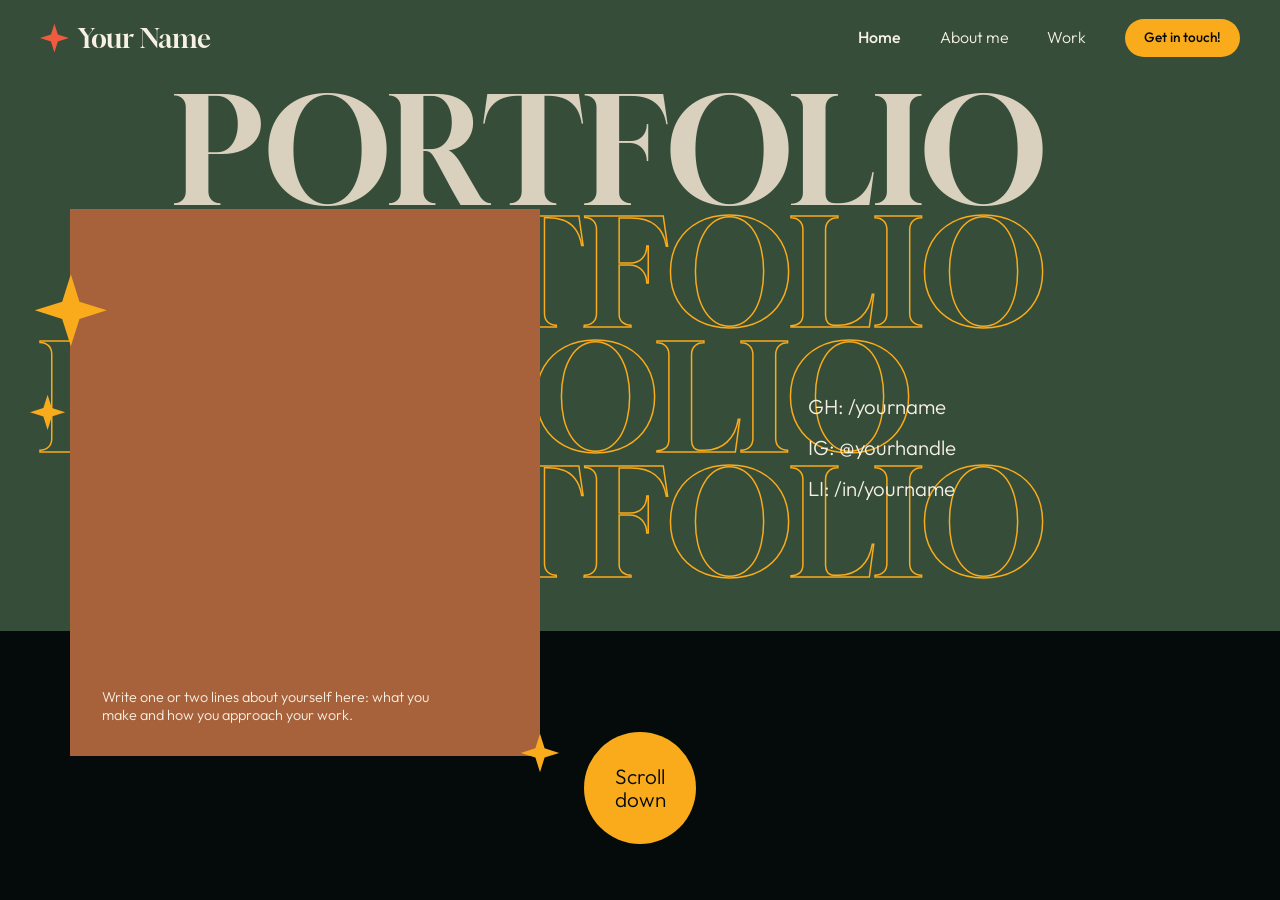
<file: index.html>
<!DOCTYPE html>
<html lang="en">
<head>
<meta charset="UTF-8">
<meta name="viewport" content="width=device-width, initial-scale=1">
<title>Portfolio | Your Name</title>
<link rel="stylesheet" href="style.css">
</head>
<body class="home">
<div class="dark">
  <header class="top">
    <a class="logo" href="index.html"><span class="star"></span>Your Name</a>
    <nav>
      <a href="index.html" aria-current="page">Home</a>
      <a href="about.html">About me</a>
      <a href="mywork.html">Work</a>
      <a class="pill" href="mailto:you@example.com">Get in touch!</a>
    </nav>
  </header>

  <main class="hero">
    <div class="band"></div>
    <h1>PORTFOLIO</h1>
    <div class="echo" aria-hidden="true"><span>PORTFOLIO</span><span>PORTFOLIO</span><span>PORTFOLIO</span></div>
    <div class="block">
      <span class="star" style="--s:4.5rem;--c:var(--amber);left:-2.2rem;top:12%"></span>
      <span class="star" style="--s:2.2rem;--c:var(--amber);left:-2.5rem;top:34%"></span>
      <span class="star" style="--s:2.4rem;--c:var(--amber);right:-1.2rem;bottom:-1rem"></span>
    </div>
    <ul class="links">
      <li>GH: /yourname</li>
      <li>IG: @yourhandle</li>
      <li>LI: /in/yourname</li>
    </ul>
    <p class="intro">Write one or two lines about yourself here: what you make and how you approach your work.</p>
    <a class="scroll" href="about.html">Scroll<br>down</a>
  </main>
</div>
</body>
</html>
</file>
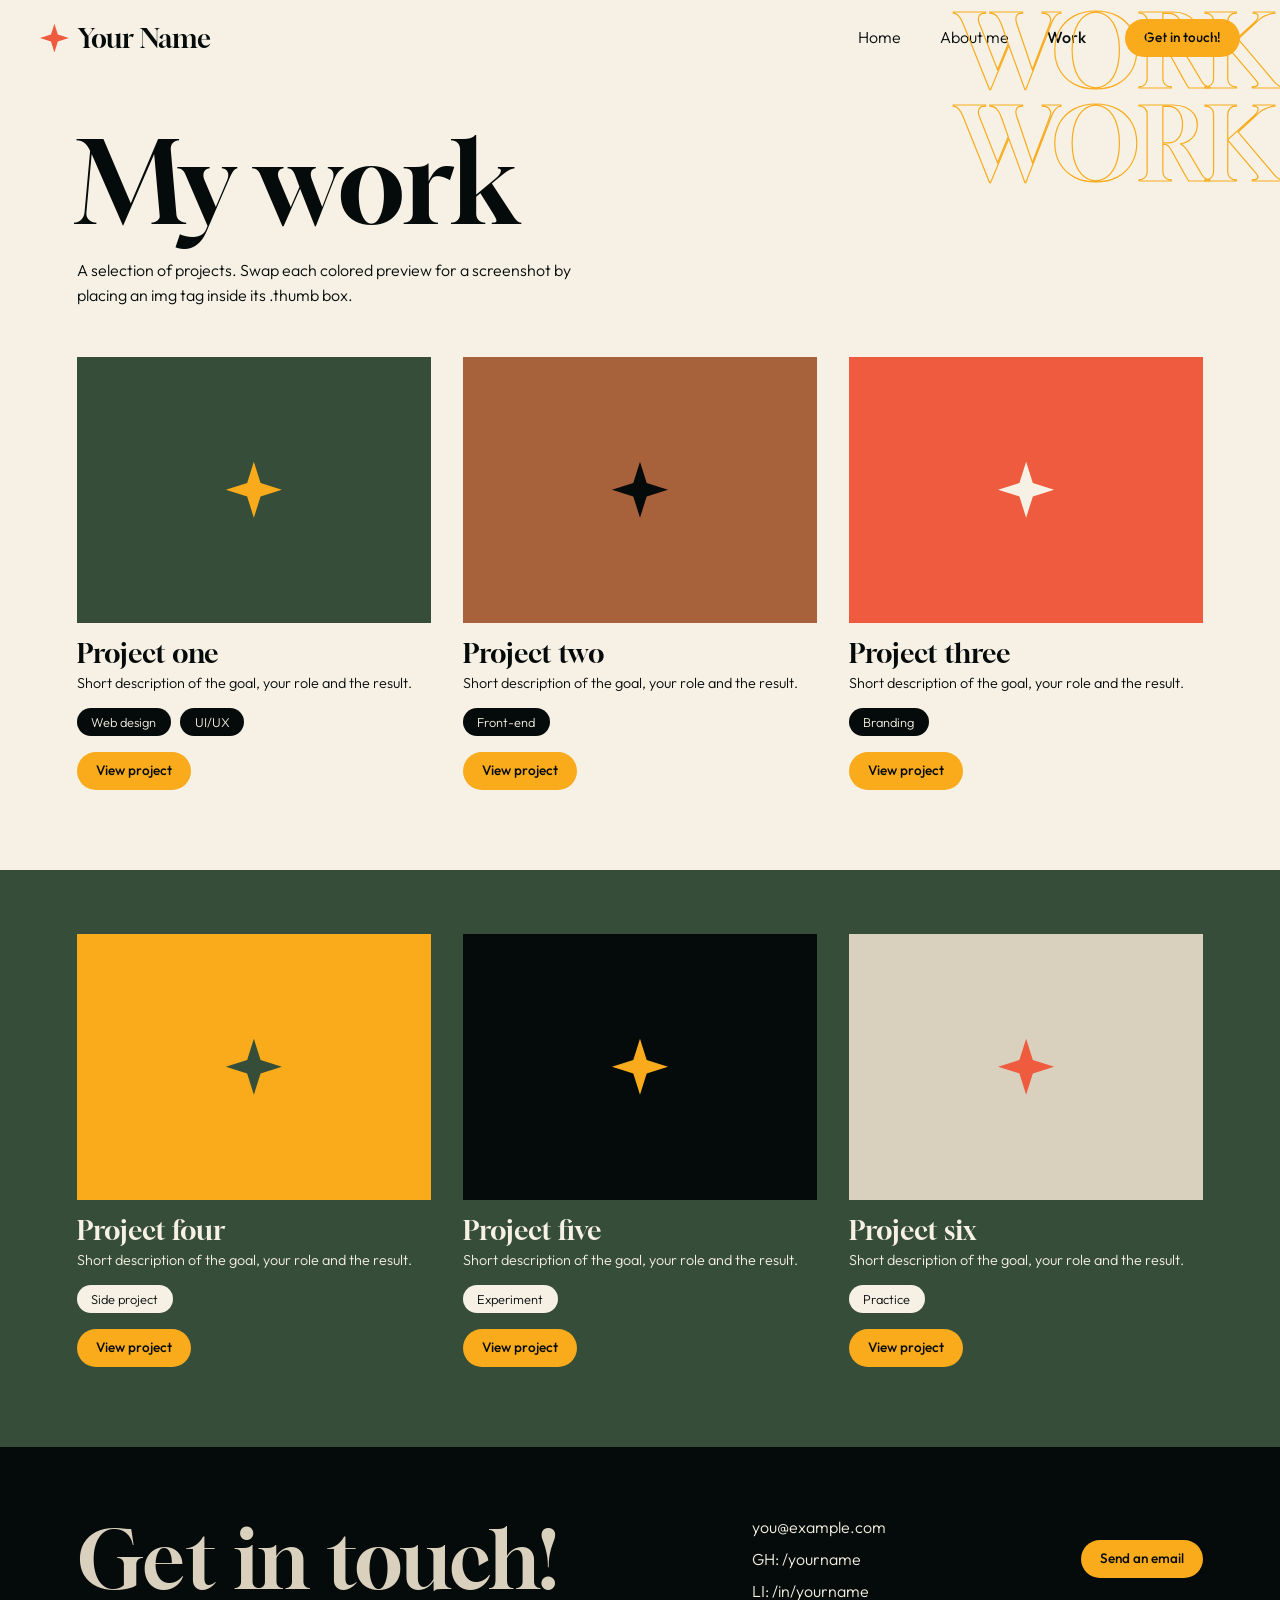
<file: mywork.html>
<!DOCTYPE html>
<html lang="en">
<head>
<meta charset="UTF-8">
<meta name="viewport" content="width=device-width, initial-scale=1">
<title>Work | Your Name</title>
<link rel="stylesheet" href="style.css">
</head>
<body>
<header class="top">
  <a class="logo" href="index.html"><span class="star"></span>Your Name</a>
  <nav>
    <a href="index.html">Home</a>
    <a href="about.html">About me</a>
    <a href="mywork.html" aria-current="page">Work</a>
    <a class="pill" href="mailto:you@example.com">Get in touch!</a>
  </nav>
</header>

<main>
  <section class="head ghost" data-t="WORK&#10;WORK">
    <h1>My work</h1>
    <p>A selection of projects. Swap each colored preview for a screenshot by placing an img tag inside its .thumb box.</p>
  </section>

  <section class="work">
    <article class="proj">
      <div class="thumb"><span class="star" style="--s:3.5rem;--c:var(--amber)"></span></div>
      <h3>Project one</h3>
      <p>Short description of the goal, your role and the result.</p>
      <div class="tags"><span class="tag">Web design</span><span class="tag">UI/UX</span></div>
      <a class="pill" href="#">View project</a>
    </article>
    <article class="proj">
      <div class="thumb" style="--c:var(--rust)"><span class="star" style="--s:3.5rem;--c:var(--ink)"></span></div>
      <h3>Project two</h3>
      <p>Short description of the goal, your role and the result.</p>
      <div class="tags"><span class="tag">Front-end</span></div>
      <a class="pill" href="#">View project</a>
    </article>
    <article class="proj">
      <div class="thumb" style="--c:var(--coral)"><span class="star" style="--s:3.5rem;--c:var(--cream)"></span></div>
      <h3>Project three</h3>
      <p>Short description of the goal, your role and the result.</p>
      <div class="tags"><span class="tag">Branding</span></div>
      <a class="pill" href="#">View project</a>
    </article>
  </section>

  <section class="work dark">
    <article class="proj">
      <div class="thumb" style="--c:var(--amber)"><span class="star" style="--s:3.5rem;--c:var(--green)"></span></div>
      <h3>Project four</h3>
      <p>Short description of the goal, your role and the result.</p>
      <div class="tags"><span class="tag">Side project</span></div>
      <a class="pill" href="#">View project</a>
    </article>
    <article class="proj">
      <div class="thumb" style="--c:var(--ink)"><span class="star" style="--s:3.5rem;--c:var(--amber)"></span></div>
      <h3>Project five</h3>
      <p>Short description of the goal, your role and the result.</p>
      <div class="tags"><span class="tag">Experiment</span></div>
      <a class="pill" href="#">View project</a>
    </article>
    <article class="proj">
      <div class="thumb" style="--c:var(--tan)"><span class="star" style="--s:3.5rem;--c:var(--coral)"></span></div>
      <h3>Project six</h3>
      <p>Short description of the goal, your role and the result.</p>
      <div class="tags"><span class="tag">Practice</span></div>
      <a class="pill" href="#">View project</a>
    </article>
  </section>
</main>

<footer class="foot">
  <h2>Get in touch!</h2>
  <ul>
    <li>you@example.com</li>
    <li>GH: /yourname</li>
    <li>LI: /in/yourname</li>
  </ul>
  <a class="pill" href="mailto:you@example.com">Send an email</a>
</footer>
</body>
</html>
</file>
<file: style.css>
@import url('https://fonts.googleapis.com/css2?family=Gloock&family=Outfit:wght@300;400;500&display=swap');

:root{--green:#364d39;--ink:#050a0a;--cream:#f6f1e4;--tan:#d9d0bd;--amber:#f9ab1b;--rust:#a8623b;--coral:#ee5b3e;
--serif:'Gloock',Georgia,serif;--sans:'Outfit',system-ui,sans-serif}
*{box-sizing:border-box;margin:0;padding:0}
body{font:300 1rem/1.6 var(--sans);background:var(--cream);color:var(--ink);overflow-x:hidden}
body.home{background:var(--ink)}
a{color:inherit}
a:focus-visible{outline:3px solid var(--amber);outline-offset:3px}
h1,h2,h3{font-family:var(--serif);font-weight:400;line-height:1.05}
.dark{background:var(--green);color:var(--cream)}
.star{display:inline-block;flex:none;width:var(--s,1.8rem);aspect-ratio:1;background:var(--c,var(--coral));
clip-path:polygon(50% 0,62% 38%,100% 50%,62% 62%,50% 100%,38% 62%,0 50%,38% 38%)}
.pill{display:inline-block;padding:.5rem 1.2rem;border-radius:99px;background:var(--amber);color:var(--ink);
font-weight:500;font-size:.85rem;text-decoration:none}
.tag{display:inline-block;padding:.4rem 1.1rem;border-radius:99px;background:var(--ink);color:var(--cream);font-size:.9rem}
.tags{display:flex;flex-wrap:wrap;gap:.6rem}
.ghost{position:relative}
.ghost::before{content:attr(data-t);white-space:pre;position:absolute;right:0;top:-.7em;text-align:right;
font:400 clamp(3rem,8vw,6.5rem)/.9 var(--serif);color:transparent;-webkit-text-stroke:1.2px var(--amber);pointer-events:none}
.ghost>*{position:relative}

/* header */
.top{display:flex;align-items:center;justify-content:space-between;gap:1rem;flex-wrap:wrap;
padding:1.2rem clamp(1.25rem,4vw,2.5rem)}
.logo{display:flex;align-items:center;gap:.6rem;text-decoration:none;font:400 1.6rem var(--serif)}
.top nav{display:flex;align-items:center;gap:clamp(1rem,3vw,2.5rem)}
.top nav a{text-decoration:none}
.top nav a[aria-current]{font-weight:500}
.top nav a.pill{font-weight:500}

/* landing */
.hero{position:relative;isolation:isolate;display:grid;grid-template-columns:minmax(0,5fr) minmax(0,7fr);
grid-template-rows:auto 1fr auto;min-height:clamp(560px,88vh,820px);padding:0 clamp(1.25rem,4vw,2.5rem) 7rem}
.band{position:absolute;inset:auto 0 0;height:30%;background:var(--ink);z-index:-1}
.hero h1,.echo{grid-column:1/-1;text-align:right;padding-right:16%;font-size:clamp(2.6rem,11.5vw,9.5rem);line-height:1}
.hero h1{grid-row:1;color:var(--tan);z-index:3;margin-bottom:-.1em}
.echo{grid-row:2;font-family:var(--serif);line-height:.85;color:transparent;-webkit-text-stroke:1.5px var(--amber)}
.echo span{display:block;white-space:nowrap}
.echo span:nth-child(2){padding-right:24%}
.block{position:relative;grid-column:1;grid-row:2/4;z-index:2;background:var(--rust);margin-left:6%;
min-height:clamp(300px,34vw,440px)}
.block .star{position:absolute}
.links{grid-area:2/1/3/-1;z-index:3;justify-self:end;align-self:center;margin-right:16%;width:min(20%,15rem);
list-style:none;font-size:clamp(.9rem,1.6vw,1.4rem);line-height:2}
.intro{grid-area:3/1/4/2;z-index:3;align-self:end;margin:0 0 2rem calc(6% + 2rem);max-width:21rem;
font-size:.9rem;line-height:1.25;color:var(--cream)}
.scroll{position:absolute;left:50%;bottom:1.5rem;translate:-50% 0;z-index:4;width:112px;aspect-ratio:1;
border-radius:50%;background:var(--amber);color:var(--ink);display:grid;place-items:center;text-align:center;
font-size:1.3rem;line-height:1.1;text-decoration:none;transition:transform .25s}
.scroll:hover{transform:translateY(-6px)}
@media (max-width:720px){
.hero{display:flex;flex-direction:column;gap:1.5rem;padding-bottom:8rem}
.hero h1{text-align:left;padding:0;margin:0}
.echo{display:none}
.block{margin:0;min-height:220px}
.links,.intro{width:auto;margin:0;line-height:1.8}
.band{height:35%}}

/* about */
.hello{position:relative;z-index:2;display:grid;grid-template-columns:1.1fr .9fr;gap:3rem;align-items:center;
padding:3rem clamp(1.25rem,6vw,5rem) 2rem}
.hello h1{font-size:clamp(3rem,8vw,6rem);margin-bottom:1.5rem}
.hello p{max-width:34rem}
.link{display:flex;align-items:center;gap:.8rem;margin-top:2rem;max-width:26rem;padding:.8rem 1.4rem;
border-radius:99px;background:var(--coral);color:var(--cream);text-decoration:none}
.me{position:relative;width:min(100%,360px);justify-self:center;margin-bottom:-5rem}
.panel{background:var(--green);aspect-ratio:1/1.1;display:grid;place-items:center;padding:1.5rem}
.circle{width:82%;aspect-ratio:1;border-radius:50%;overflow:hidden;border:8px solid var(--cream)}
.circle img{width:100%;height:100%;object-fit:cover;object-position:30% 30%}
.chip{position:absolute;padding:.6rem 1.3rem;border-radius:99px;background:var(--amber);white-space:nowrap}
.c1{left:-12%;top:42%}.c2{right:-8%;top:64%}
.contact{background:var(--ink);color:var(--cream);padding:1.3rem 1.6rem;font-style:normal;font-size:.9rem}
.contact h2{font-size:1.9rem;margin-bottom:.5rem}
.cols{display:grid;grid-template-columns:1fr 1fr;gap:3rem;padding:3rem clamp(1.25rem,6vw,5rem)}
.cols h2{font-size:clamp(2rem,4vw,2.8rem);margin-bottom:1.5rem}
.cols.dark{padding-top:7rem}
.cols.dark h2{color:var(--amber)}
.tl{list-style:none;position:relative;display:grid;gap:1.4rem;padding-left:.2rem}
.tl::before{content:"";position:absolute;left:.65rem;top:1rem;bottom:1rem;border-left:1px solid currentColor;opacity:.35}
.tl li{position:relative;display:grid;grid-template-columns:minmax(7rem,auto) 1fr;gap:1rem;padding-left:2.4rem}
.tl li::before{content:"";position:absolute;left:0;top:.35rem;width:1.3rem;aspect-ratio:1;background:var(--c,var(--coral));
clip-path:polygon(50% 0,62% 38%,100% 50%,62% 62%,50% 100%,38% 62%,0 50%,38% 38%)}
.yr{font:400 1.5rem/1.2 var(--serif)}
.tl b{display:block;font-weight:500}
.tl span{display:block;font-size:.9rem;opacity:.85}
.exp{position:relative;margin-top:-6rem;background:var(--amber);padding:2rem clamp(1rem,3vw,2rem);--c:var(--cream)}
.exp h2{margin-bottom:1.5rem}
.exp .tags{margin-top:1.5rem}
.tools{display:flex;flex-wrap:wrap;gap:.5rem;margin:.8rem 0 1.5rem}
.tools b{display:grid;place-items:center;width:2.4rem;aspect-ratio:1;border-radius:.4rem;background:var(--cream);
color:var(--green);font-size:.85rem;font-weight:500}
.cols h3{font-size:1.3rem;margin-bottom:.4rem}
.lang{display:flex;flex-wrap:wrap;gap:1rem 2.5rem}
.lang div{display:grid}
.hob{display:grid;grid-template-columns:repeat(auto-fit,minmax(6rem,1fr));gap:1rem;text-align:center;font-size:.9rem}
.hob div{display:grid;justify-items:center;gap:.5rem}
@media (max-width:820px){.hello,.cols{grid-template-columns:1fr}.me{order:-1;margin-bottom:0}.cols.dark{padding-top:3rem}.exp{margin-top:0}}

/* my work */
.head{padding:3rem clamp(1.25rem,6vw,5rem) 1rem}
.head h1{font-size:clamp(3rem,9vw,7rem)}
.head p{max-width:34rem;margin-top:1rem}
.work{display:grid;grid-template-columns:repeat(auto-fit,minmax(250px,1fr));gap:2.5rem 2rem;
padding:2rem clamp(1.25rem,6vw,5rem) 5rem}
.dark.work{padding-top:4rem}
.proj .thumb{aspect-ratio:4/3;display:grid;place-items:center;background:var(--c,var(--green))}
.thumb img{width:100%;height:100%;object-fit:cover}
.proj h3{font-size:1.7rem;margin:1rem 0 .3rem}
.proj p{font-size:.9rem;margin-bottom:.8rem}
.proj .tags{margin-bottom:1rem}
.proj .tag{font-size:.8rem;padding:.25rem .9rem}
.dark .tag{background:var(--cream);color:var(--ink)}
.foot{display:flex;flex-wrap:wrap;gap:2rem;justify-content:space-between;align-items:center;background:var(--ink);
color:var(--cream);padding:4rem clamp(1.25rem,6vw,5rem)}
.foot h2{font-size:clamp(2.5rem,7vw,5rem);color:var(--tan)}
.foot ul{list-style:none;line-height:2}
</file>
